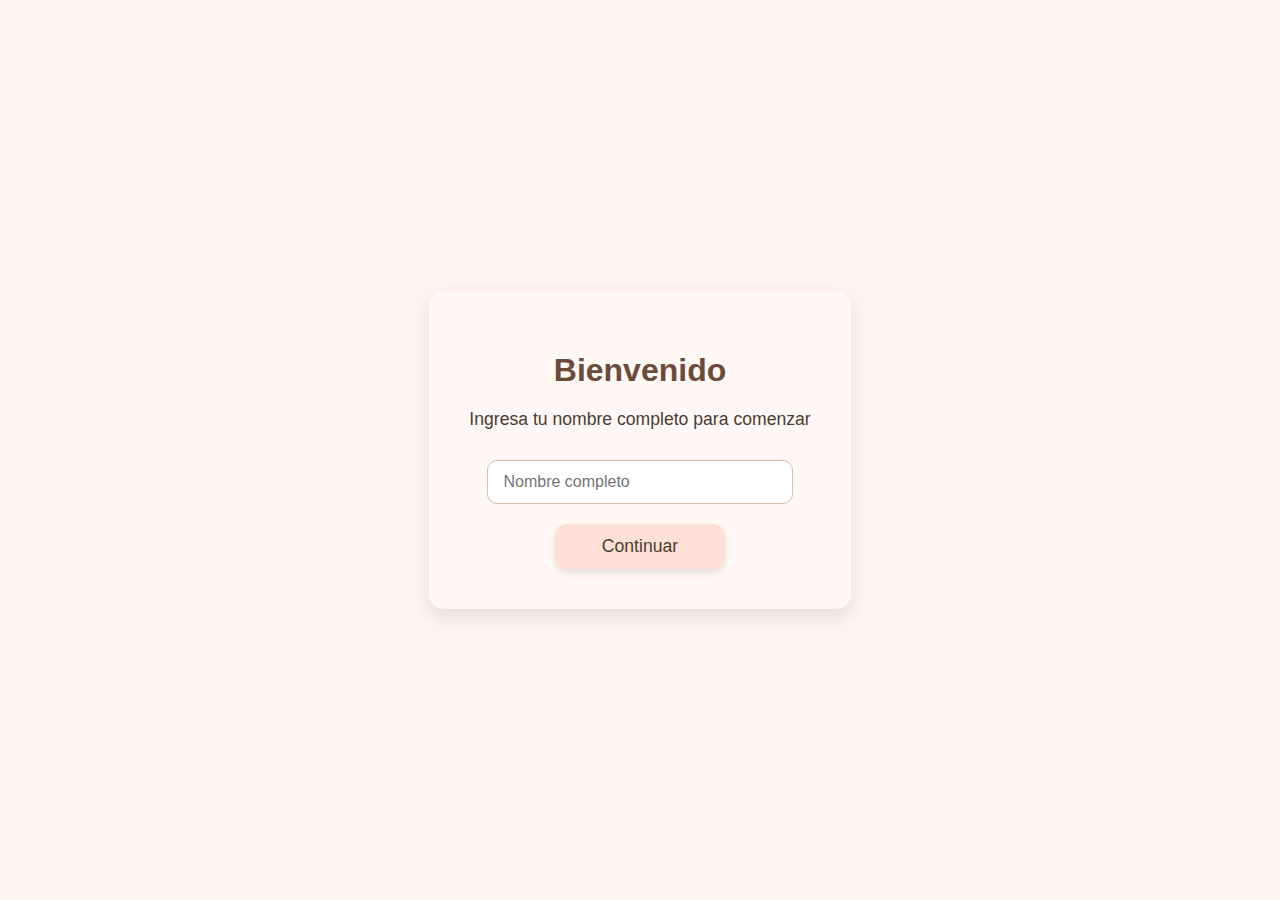
<file: SocioEmocionalJuegos/index.html>
<!DOCTYPE html>
<html lang="es">
<head>
    <meta charset="UTF-8">
    <title>Login Socioemocional</title>
    <link rel="stylesheet" href="css/estilos.css">
</head>
<body>
    <div class="login-container">
        <h1>Bienvenido</h1>
        <p>Ingresa tu nombre completo para comenzar</p>

        <input type="text" id="nombre" placeholder="Nombre completo">
        <button onclick="guardarNombre()">Continuar</button>
    </div>

    <script src="js/login.js"></script>
</body>
</html>
</file>
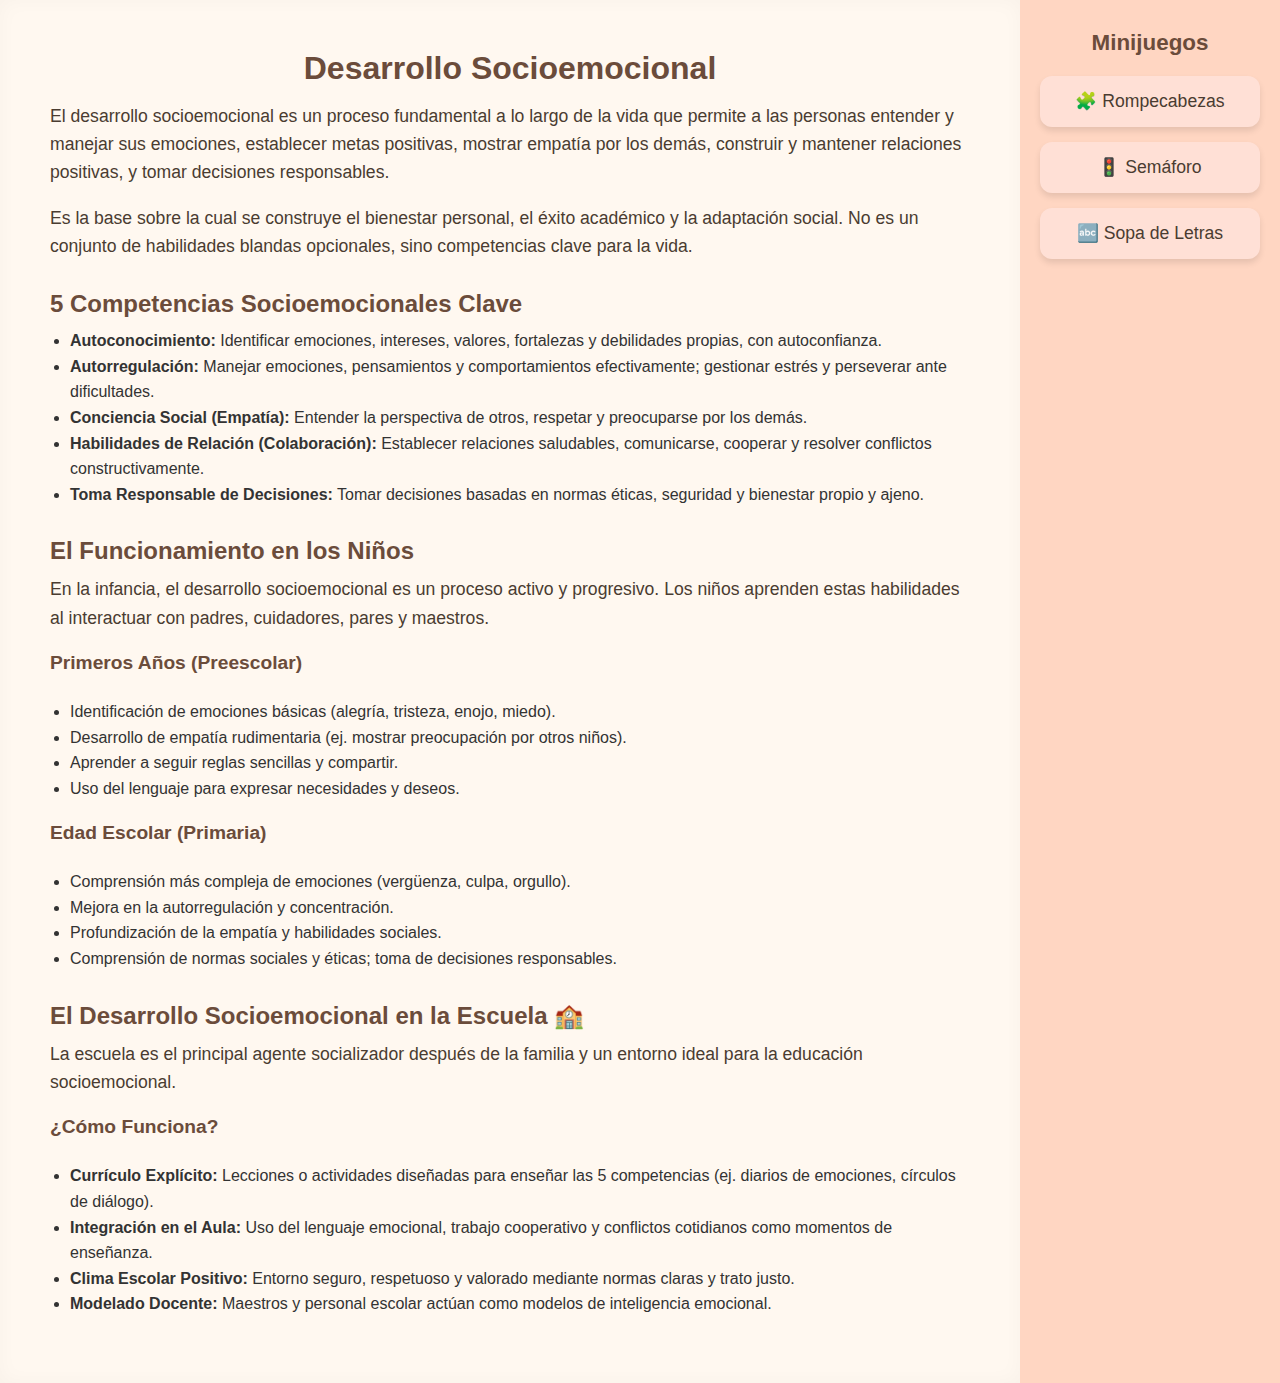
<file: SocioEmocionalJuegos/inicio.html>
<!DOCTYPE html>
<html lang="es">
<head>
    <meta charset="UTF-8">
    <title>Inicio Socioemocional</title>
    <link rel="stylesheet" href="css/estilos.css">
</head>
<body>
    <div class="container">
        <!-- Contenido principal -->
        <main class="contenido-principal">
            <h2>Desarrollo Socioemocional</h2>
            <p>
                El desarrollo socioemocional es un proceso fundamental a lo largo de la vida que permite a las personas 
                entender y manejar sus emociones, establecer metas positivas, mostrar empatía por los demás, 
                construir y mantener relaciones positivas, y tomar decisiones responsables.
            </p>
            <p>
                Es la base sobre la cual se construye el bienestar personal, el éxito académico y la adaptación social. 
                No es un conjunto de habilidades blandas opcionales, sino competencias clave para la vida.
            </p>

            <h3>5 Competencias Socioemocionales Clave</h3>
            <ul>
                <li><strong>Autoconocimiento:</strong> Identificar emociones, intereses, valores, fortalezas y debilidades propias, con autoconfianza.</li>
                <li><strong>Autorregulación:</strong> Manejar emociones, pensamientos y comportamientos efectivamente; gestionar estrés y perseverar ante dificultades.</li>
                <li><strong>Conciencia Social (Empatía):</strong> Entender la perspectiva de otros, respetar y preocuparse por los demás.</li>
                <li><strong>Habilidades de Relación (Colaboración):</strong> Establecer relaciones saludables, comunicarse, cooperar y resolver conflictos constructivamente.</li>
                <li><strong>Toma Responsable de Decisiones:</strong> Tomar decisiones basadas en normas éticas, seguridad y bienestar propio y ajeno.</li>
            </ul>

            <h3>El Funcionamiento en los Niños</h3>
            <p>En la infancia, el desarrollo socioemocional es un proceso activo y progresivo. Los niños aprenden estas habilidades al interactuar con padres, cuidadores, pares y maestros.</p>

            <h4>Primeros Años (Preescolar)</h4>
            <ul>
                <li>Identificación de emociones básicas (alegría, tristeza, enojo, miedo).</li>
                <li>Desarrollo de empatía rudimentaria (ej. mostrar preocupación por otros niños).</li>
                <li>Aprender a seguir reglas sencillas y compartir.</li>
                <li>Uso del lenguaje para expresar necesidades y deseos.</li>
            </ul>

            <h4>Edad Escolar (Primaria)</h4>
            <ul>
                <li>Comprensión más compleja de emociones (vergüenza, culpa, orgullo).</li>
                <li>Mejora en la autorregulación y concentración.</li>
                <li>Profundización de la empatía y habilidades sociales.</li>
                <li>Comprensión de normas sociales y éticas; toma de decisiones responsables.</li>
            </ul>

            <h3>El Desarrollo Socioemocional en la Escuela 🏫</h3>
            <p>La escuela es el principal agente socializador después de la familia y un entorno ideal para la educación socioemocional.</p>

            <h4>¿Cómo Funciona?</h4>
            <ul>
                <li><strong>Currículo Explícito:</strong> Lecciones o actividades diseñadas para enseñar las 5 competencias (ej. diarios de emociones, círculos de diálogo).</li>
                <li><strong>Integración en el Aula:</strong> Uso del lenguaje emocional, trabajo cooperativo y conflictos cotidianos como momentos de enseñanza.</li>
                <li><strong>Clima Escolar Positivo:</strong> Entorno seguro, respetuoso y valorado mediante normas claras y trato justo.</li>
                <li><strong>Modelado Docente:</strong> Maestros y personal escolar actúan como modelos de inteligencia emocional.</li>
            </ul>
        </main>

        <!-- Menú lateral derecho -->
        <aside class="menu-lateral">
            <h3>Minijuegos</h3>
            <nav class="menu-juegos">
                <a href="rompecabezas.html">🧩 Rompecabezas</a>
                <a href="semaforo.html">🚦 Semáforo</a>
                <a href="sopa_letras.html">🔤 Sopa de Letras</a>
            </nav>
        </aside>
    </div>
</body>
</html>
</file>
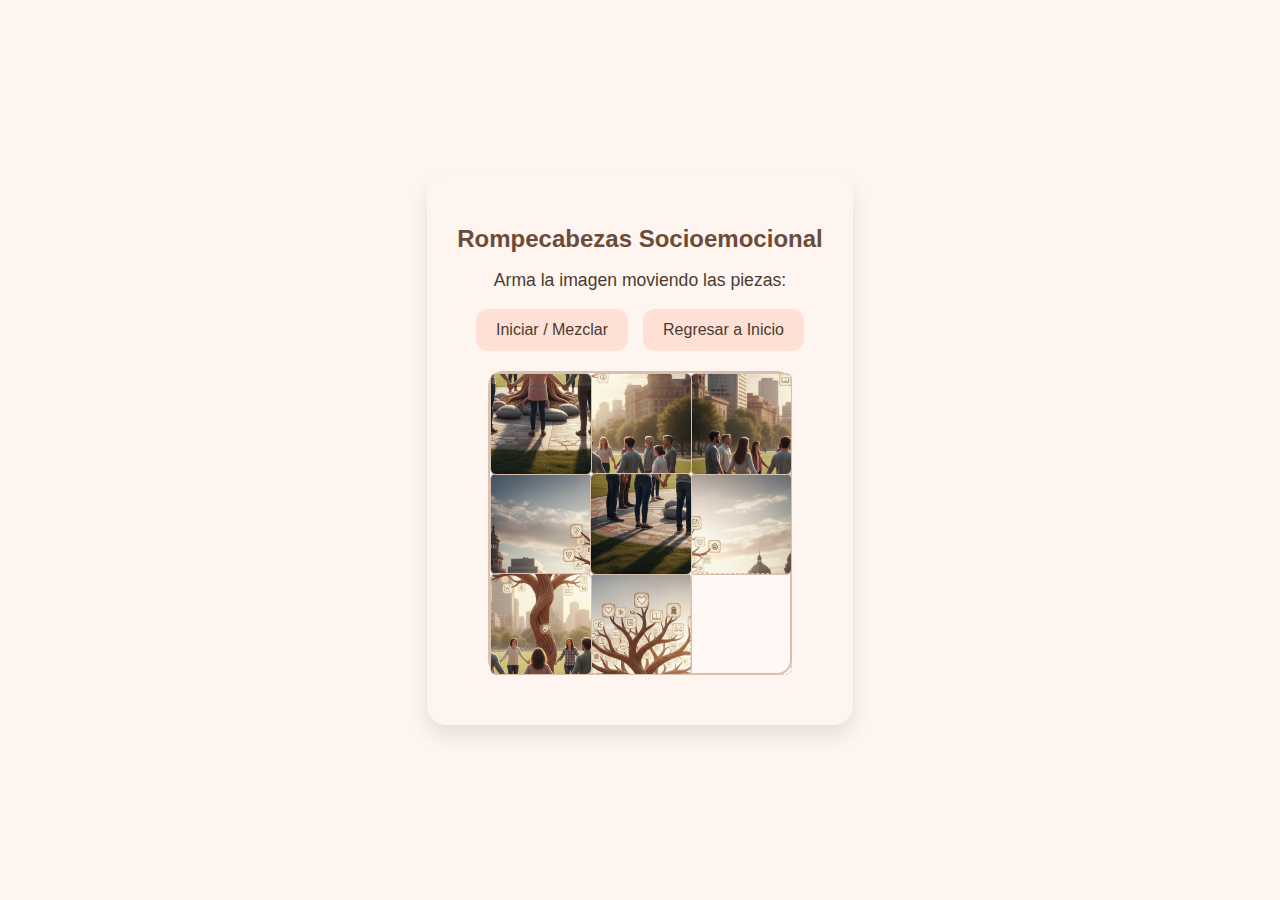
<file: SocioEmocionalJuegos/rompecabezas.html>
<!DOCTYPE html>
<html lang="es">
<head>
<meta charset="UTF-8">
<title>Rompecabezas Socioemocional</title>
<link rel="stylesheet" href="css/estilos.css">
</head>
<body>
  <div class="rompecabezas-container">
    <h2>Rompecabezas Socioemocional</h2>
    <p>Arma la imagen moviendo las piezas:</p>

    <div class="botones">
      <button id="iniciar" class="btn-accion">Iniciar / Mezclar</button>
      <button id="regresar" class="btn-accion">Regresar a Inicio</button>
    </div>

    <div id="puzzle"></div>
    <p id="mensaje" class="mensaje"></p>
  </div>

  <script src="js/rompecabezas.js"></script>
</body>
</html>
</file>
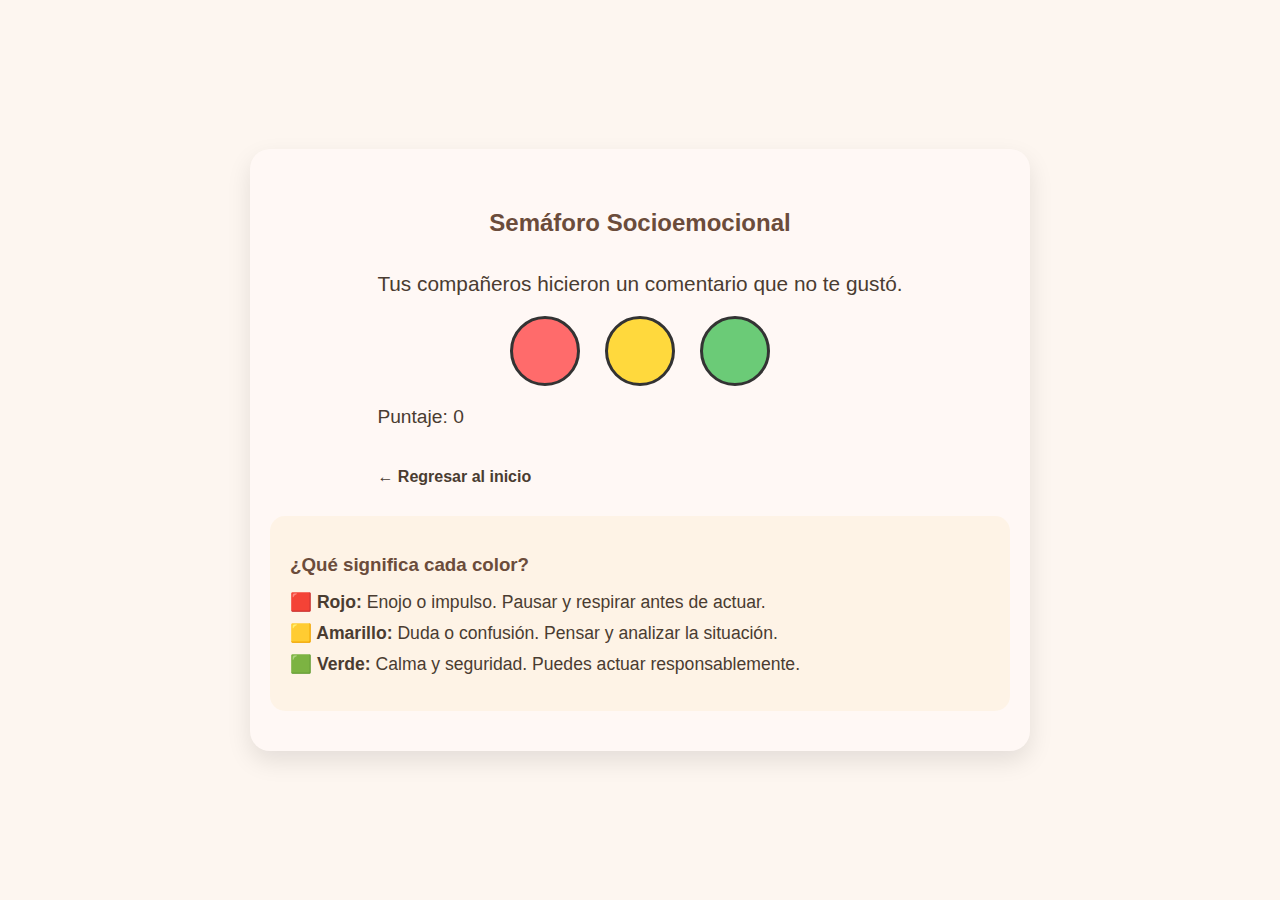
<file: SocioEmocionalJuegos/semaforo.html>
<!DOCTYPE html>
<html lang="es">
<head>
    <meta charset="UTF-8">
    <title>Semáforo Socioemocional</title>
    <link rel="stylesheet" href="css/estilos.css">
</head>
<body>
    <div class="semaforo-container">
        <h2>Semáforo Socioemocional</h2>

        <div class="zona-juego">
            <p id="situacion" class="situacion-texto"></p>

            <div class="semaforo">
                <button class="rojo" onclick="seleccionar('rojo')"></button>
                <button class="amarillo" onclick="seleccionar('amarillo')"></button>
                <button class="verde" onclick="seleccionar('verde')"></button>
            </div>

            <p id="mensaje" class="mensaje-texto"></p>
            <p class="puntaje-texto">Puntaje: <span id="puntaje">0</span></p>

            <button id="btn-siguiente" onclick="siguiente()" class="btn-siguiente">Siguiente</button>

            <a href="inicio.html" class="regresar">← Regresar al inicio</a>
        </div>

        <div class="leyenda">
            <h3>¿Qué significa cada color?</h3>
            <ul>
                <li><strong>🟥 Rojo:</strong> Enojo o impulso. Pausar y respirar antes de actuar.</li>
                <li><strong>🟨 Amarillo:</strong> Duda o confusión. Pensar y analizar la situación.</li>
                <li><strong>🟩 Verde:</strong> Calma y seguridad. Puedes actuar responsablemente.</li>
            </ul>
        </div>
    </div>

    <script src="js/semaforo.js"></script>
</body>
</html>
</file>
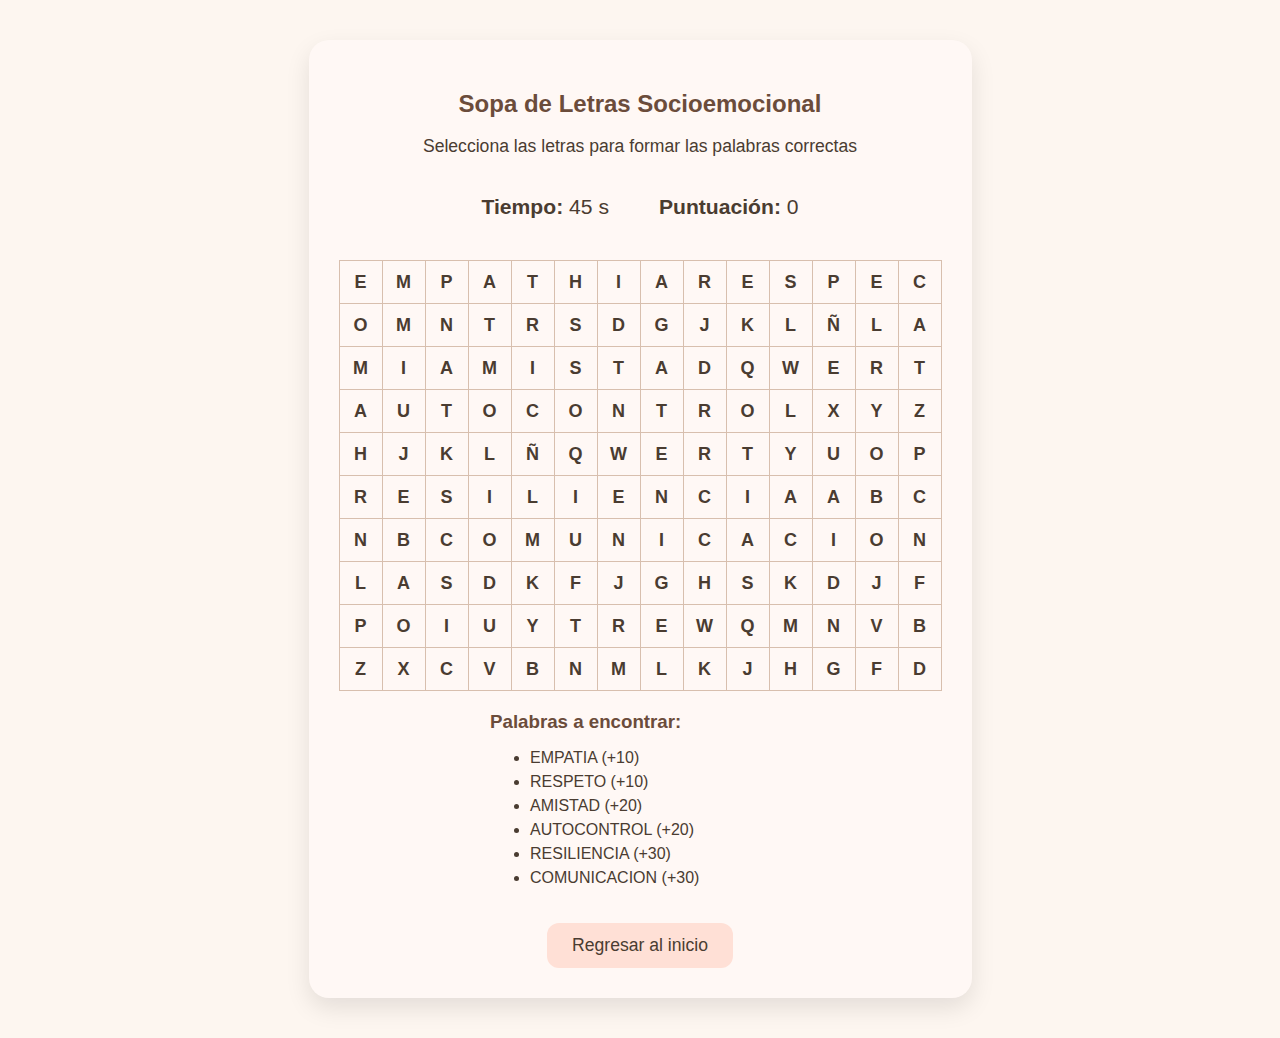
<file: SocioEmocionalJuegos/sopa_letras.html>
<!DOCTYPE html>
<html lang="es">
<head>
<meta charset="UTF-8">
<meta name="viewport" content="width=device-width, initial-scale=1.0">
<title>Sopa de Letras Socioemocional</title>
<link rel="stylesheet" href="css/estilos.css">
</head>
<body>

<div class="sopa-container">
    <h2>Sopa de Letras Socioemocional</h2>
    <p>Selecciona las letras para formar las palabras correctas</p>

    <div class="panel">
        <p><strong>Tiempo:</strong> <span id="tiempo">45</span> s</p>
        <p><strong>Puntuación:</strong> <span id="puntaje">0</span></p>
    </div>

    <table id="sopa"></table>

    <div id="palabras" class="lista-palabras">
        <h3>Palabras a encontrar:</h3>
        <ul id="listaPalabras"></ul>
    </div>

    <button class="btn-regresar" onclick="window.location.href='inicio.html'">Regresar al inicio</button>
</div>

<script>
const grid = [
    "EMPATHIARESPEC",
    "OMNTRSDGJKLÑLA",
    "MIAMISTADQWERT",
    "AUTOCONTROLXYZ",
    "HJKLÑQWERTYUOP",
    "RESILIENCIAABC",
    "NBCOMUNICACION",
    "LASDKFJGHSKDJF",
    "POIUYTREWQMNVB",
    "ZXCVBNMLKJHGFD"
];

const palabras = [
    { texto: "EMPATIA", puntos: 10 },
    { texto: "RESPETO", puntos: 10 },
    { texto: "AMISTAD", puntos: 20 },
    { texto: "AUTOCONTROL", puntos: 20 },
    { texto: "RESILIENCIA", puntos: 30 },
    { texto: "COMUNICACION", puntos: 30 }
];

const sopa = document.getElementById("sopa");
const listaPalabras = document.getElementById("listaPalabras");
const tiempoTexto = document.getElementById("tiempo");
const puntajeTexto = document.getElementById("puntaje");

let puntaje = 0;
let seleccion = "";

palabras.forEach(p => {
    const li = document.createElement("li");
    li.textContent = `${p.texto} (+${p.puntos})`;
    li.id = p.texto;
    listaPalabras.appendChild(li);
});

grid.forEach((fila, i) => {
    const tr = document.createElement("tr");
    for (let j = 0; j < fila.length; j++) {
        const td = document.createElement("td");
        td.textContent = fila[j];
        td.dataset.row = i;
        td.dataset.col = j;
        td.classList.add("celda");
        td.addEventListener("click", seleccionarLetra);
        tr.appendChild(td);
    }
    sopa.appendChild(tr);
});

function seleccionarLetra(event) {
    const celda = event.target;
    celda.classList.toggle("temp");
    seleccion = Array.from(document.querySelectorAll("td.temp"))
        .map(c => c.textContent)
        .join("");
    verificarPalabra();
}

function verificarPalabra() {
    for (const p of palabras) {
        if (seleccion === p.texto) {
            puntaje += p.puntos;
            puntajeTexto.textContent = puntaje;

            document.querySelectorAll("td.temp").forEach(c => {
                c.classList.add("correcta");
                c.classList.remove("temp");
                c.removeEventListener("click", seleccionarLetra);
            });

            document.getElementById(p.texto).style.textDecoration = "line-through";
            seleccion = "";
        }
    }
}

// Cronómetro
let tiempo = 45;
const intervalo = setInterval(() => {
    tiempo--;
    tiempoTexto.textContent = tiempo;

    if (tiempo <= 0) {
        clearInterval(intervalo);
        alert("Se acabó el tiempo. Tu puntaje: " + puntaje);
    }
}, 1000);
</script>

</body>
</html>
</file>
<file: SocioEmocionalJuegos/css/estilos.css>
/* Layout general */
body {
    margin: 0;
    font-family: 'Segoe UI', Tahoma, Geneva, Verdana, sans-serif;
    background-color: #fdf6f0; /* pastel muy suave */
    color: #333;
}

.container {
    display: flex;
    min-height: 100vh;
}

/* Contenido principal */
.contenido-principal {
    flex: 1;
    padding: 50px;
    background-color: #fff8f0; /* contraste suave */
    box-shadow: inset 0 0 20px rgba(0,0,0,0.03);
}

.contenido-principal h2, .contenido-principal h3, .contenido-principal h4 {
    color: #6b4c3b;
}

.contenido-principal h2 {
    margin-top: 0;
    font-size: 2em;
}

.contenido-principal h3 {
    margin-top: 30px;
    font-size: 1.5em;
}

.contenido-principal h4 {
    margin-top: 20px;
    font-size: 1.2em;
}

.contenido-principal p, .contenido-principal ul {
    line-height: 1.6;
    margin-top: 10px;
}

.contenido-principal ul {
    padding-left: 20px;
}

/* Menú lateral a la derecha */
.menu-lateral {
    width: 220px;
    background-color: #ffd6c2; /* pastel suave */
    color: #4a3c31;
    padding: 30px 20px;
    display: flex;
    flex-direction: column;
    align-items: center;
}

/* Título del menú */
.menu-lateral h3 {
    margin-top: 0;
    font-size: 1.4em;
    margin-bottom: 20px;
}

/* Botones de minijuegos */
.menu-juegos {
    display: flex;
    flex-direction: column;
    width: 100%;
}

.menu-juegos a {
    display: block;
    text-align: center;
    padding: 15px;
    margin-bottom: 15px;
    border-radius: 12px;
    text-decoration: none;
    font-size: 1.1em;
    background-color: #ffe0d6; /* pastel más claro */
    color: #4a3c31;
    transition: all 0.3s ease;
    box-shadow: 0 4px 6px rgba(0,0,0,0.1);
}

.menu-juegos a:hover {
    background-color: #ffbfa3;
    transform: translateY(-3px);
    box-shadow: 0 6px 10px rgba(0,0,0,0.15);
}

/* Fondo general y contenedor */
body {
    margin: 0;
    font-family: 'Segoe UI', Tahoma, Geneva, Verdana, sans-serif;
    background-color: #fdf6f0; /* pastel muy suave */
    display: flex;
    justify-content: center;
    align-items: center;
    min-height: 100vh;
}

.semaforo-container {
    display: flex;
    flex-direction: column;
    align-items: center;
    background-color: #fff8f5; /* fondo suave del juego */
    padding: 40px;
    border-radius: 20px;
    box-shadow: 0 10px 25px rgba(0,0,0,0.1);
    max-width: 700px;
    width: 90%;
}

/* Títulos */
h2 {
    color: #6b4c3b;
    margin-bottom: 25px;
    text-align: center;
}

/* Situación y mensaje */
.situacion-texto {
    font-size: 1.3em;
    margin-bottom: 20px;
    text-align: center;
    color: #4a3c31;
}

.mensaje-texto {
    font-size: 1.2em;
    margin-top: 15px;
    color: #6b4c3b;
}

.puntaje-texto {
    font-size: 1.2em;
    margin-top: 10px;
    color: #4a3c31;
}

/* Semáforo centrado */
.semaforo {
    display: flex;
    justify-content: center;
    gap: 25px;
    margin: 20px 0;
}

.semaforo button {
    width: 70px;
    height: 70px;
    border-radius: 50%;
    border: 3px solid #333;
    cursor: pointer;
    transition: transform 0.2s, box-shadow 0.2s;
}

.semaforo button:hover {
    transform: scale(1.1);
    box-shadow: 0 5px 15px rgba(0,0,0,0.2);
}

.rojo { background-color: #ff6b6b; }
.amarillo { background-color: #ffd93d; }
.verde { background-color: #6bcB77; }

/* Botón siguiente */
.btn-siguiente {
    display: none;
    margin-top: 20px;
    padding: 12px 25px;
    background-color: #ffe0d6;
    border: none;
    border-radius: 12px;
    font-size: 1.1em;
    cursor: pointer;
    color: #4a3c31;
    transition: all 0.3s ease;
}

.btn-siguiente:hover {
    background-color: #ffbfa3;
    transform: translateY(-2px);
    box-shadow: 0 5px 12px rgba(0,0,0,0.2);
}

/* Link regresar */
.regresar {
    display: inline-block;
    margin-top: 20px;
    text-decoration: none;
    color: #4a3c31;
    font-weight: bold;
    transition: color 0.3s;
}

.regresar:hover {
    color: #ff6b6b;
}

/* Leyenda */
.leyenda {
    width: 100%;
    background: #fef3e6; /* pastel suave */
    padding: 20px;
    border-radius: 15px;
    margin-top: 30px;
}

.leyenda h3 {
    margin-bottom: 10px;
    color: #6b4c3b;
}

.leyenda ul {
    list-style: none;
    padding: 0;
}

.leyenda li {
    margin-bottom: 10px;
    font-size: 1.1em;
    color: #4a3c31;
}


/* Contenedor principal */
.sopa-container {
    max-width: 800px;
    margin: 40px auto;
    background-color: #fff8f5; /* pastel suave */
    padding: 30px;
    border-radius: 20px;
    box-shadow: 0 10px 25px rgba(0,0,0,0.1);
    text-align: center;
    font-family: 'Segoe UI', Tahoma, Geneva, Verdana, sans-serif;
}

/* Títulos */
h2 {
    color: #6b4c3b;
    margin-bottom: 15px;
}

h3 {
    color: #6b4c3b;
    margin-bottom: 10px;
}

/* Panel tiempo/puntaje */
.panel {
    display: flex;
    justify-content: center;
    gap: 50px;
    font-size: 1.2em;
    margin-bottom: 20px;
    color: #4a3c31;
}

/* Tabla de sopa de letras */
table {
    margin: 0 auto;
    border-collapse: collapse;
}

td.celda {
    width: 40px;
    height: 40px;
    border: 1px solid #d8bfae;
    text-align: center;
    font-size: 18px;
    font-weight: bold;
    cursor: pointer;
    transition: all 0.2s ease;
    border-radius: 6px;
    user-select: none;
    color: #4a3c31;
}

td.celda:hover {
    background-color: #ffe0d6;
}

td.celda.temp {
    background-color: #ffe27a;
}

td.celda.correcta {
    background-color: #b7f0b4;
    color: #023000;
}

/* Lista de palabras */
.lista-palabras {
    margin-top: 20px;
    font-size: 16px;
    color: #4a3c31;
    text-align: left;
    width: 300px;
    margin-left: auto;
    margin-right: auto;
}

.lista-palabras li {
    margin: 6px 0;
}

/* Botón regresar */
.btn-regresar {
    margin-top: 20px;
    padding: 12px 25px;
    background-color: #ffe0d6;
    border: none;
    border-radius: 12px;
    font-size: 1.1em;
    cursor: pointer;
    color: #4a3c31;
    transition: all 0.3s ease;
}

.btn-regresar:hover {
    background-color: #ffbfa3;
    transform: translateY(-2px);
    box-shadow: 0 5px 12px rgba(0,0,0,0.2);
}


.crucigrama {
    margin: 20px auto;
    border-collapse: collapse;
}

.crucigrama td {
    width: 50px;
    height: 50px;
    border: 2px solid #333;
    text-align: center;
    vertical-align: middle;
    position: relative;
    background-color: #fff;
}

.crucigrama td.noCaja {
    background-color: #333;
}

.crucigrama input {
    width: 100%;
    height: 100%;
    text-align: center;
    font-size: 20px;
    border: none;
    outline: none;
    text-transform: uppercase;
}

.numero {
    position: absolute;
    top: 1px;
    left: 3px;
    font-size: 12px;
    color: #555;
}

.correcto input {
    background-color: #90ee90;
    font-weight: bold;
}

.definiciones {
    margin-top: 20px;
    text-align: center;
}

.instrucciones {
    font-size: 16px;
    margin-bottom: 10px;
}

.puntaje {
    font-size: 18px;
    font-weight: bold;
}


/* Contenedor general */
.rompecabezas-container {
  text-align: center;
  max-width: 500px;
  margin: 50px auto;
  background-color: #fff5f0; /* pastel suave */
  padding: 30px;
  border-radius: 20px;
  box-shadow: 0 10px 20px rgba(0,0,0,0.1);
  font-family: 'Segoe UI', Tahoma, Geneva, Verdana, sans-serif;
}

/* Títulos */
h2 {
  color: #6b4c3b;
  margin-bottom: 15px;
}

p {
  color: #4a3c31;
  font-size: 1.1em;
}

/* Botones */
.botones {
  margin: 15px 0;
  display: flex;
  justify-content: center;
  gap: 15px;
}

.btn-accion {
  padding: 12px 20px;
  border: none;
  border-radius: 12px;
  background-color: #ffe0d6;
  color: #4a3c31;
  font-size: 1em;
  cursor: pointer;
  transition: all 0.3s ease;
}

.btn-accion:hover {
  background-color: #ffbfa3;
  transform: translateY(-2px);
  box-shadow: 0 5px 12px rgba(0,0,0,0.2);
}

/* Puzzle */
#puzzle {
  width: 300px;
  height: 300px;
  position: relative;
  margin: 20px auto;
  border: 2px solid #d8bfae;
  border-radius: 15px;
  background-color: #fff8f5;
}

/* Piezas */
.pieza {
  width: 100px;
  height: 100px;
  position: absolute;
  border: 1px solid #d8bfae;
  border-radius: 6px;
  background-image: url('../img/imagen.png');
  background-size: 300px 300px;
  cursor: pointer;
  transition: top 0.2s, left 0.2s;
}

.pieza:hover {
  transform: scale(1.05);
  box-shadow: 0 4px 8px rgba(0,0,0,0.2);
}

/* Pieza vacía */
.vacia {
  background: none;
  border: 1px dashed #d8bfae;
}

/* Mensaje */
.mensaje {
  margin-top: 20px;
  font-size: 1.2em;
  color: #0a8f0a;
  font-weight: bold;
}

/* Contenedor login */
.login-container {
    max-width: 400px;
    margin: 100px auto;
    padding: 40px;
    background-color: #fff8f5; /* pastel suave */
    border-radius: 15px;
    box-shadow: 0 8px 20px rgba(0,0,0,0.1);
    text-align: center;
}

/* Título */
.login-container h1 {
    color: #6b4c3b;
    margin-bottom: 20px;
    font-size: 2em;
}

/* Texto descriptivo */
.login-container p {
    color: #4a3c31;
    margin-bottom: 30px;
    font-size: 1.1em;
}

/* Input */
.login-container input[type="text"] {
    width: 80%;
    padding: 12px 15px;
    margin-bottom: 20px;
    border-radius: 10px;
    border: 1px solid #d8bfae;
    font-size: 1em;
    outline: none;
    transition: all 0.3s ease;
}

.login-container input[type="text"]:focus {
    border-color: #ffbfa3;
    box-shadow: 0 0 10px rgba(255,191,163,0.3);
}

/* Botón */
.login-container button {
    width: 50%;
    padding: 12px 0;
    background-color: #ffe0d6;
    border: none;
    border-radius: 12px;
    font-size: 1.1em;
    color: #4a3c31;
    cursor: pointer;
    transition: all 0.3s ease;
    box-shadow: 0 4px 6px rgba(0,0,0,0.1);
}

.login-container button:hover {
    background-color: #ffbfa3;
    transform: translateY(-2px);
    box-shadow: 0 6px 10px rgba(0,0,0,0.15);
}
</file>
